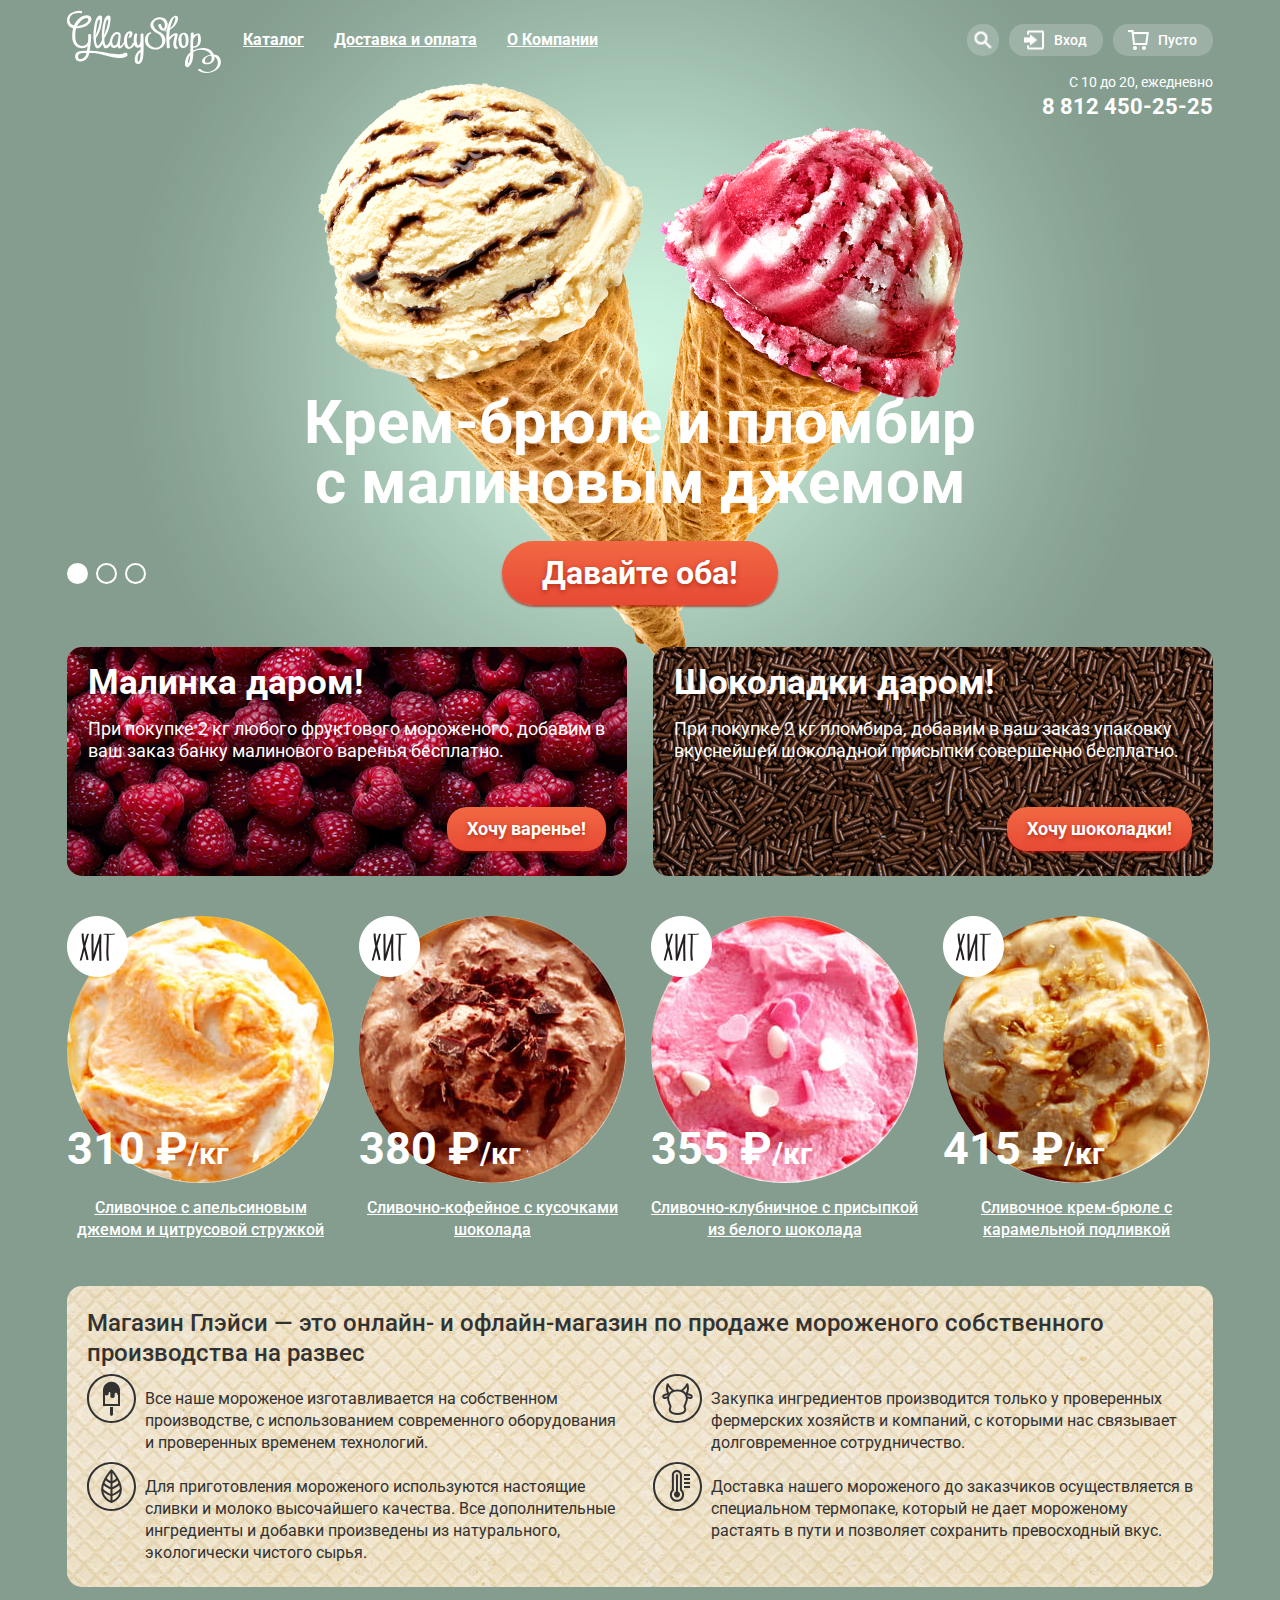
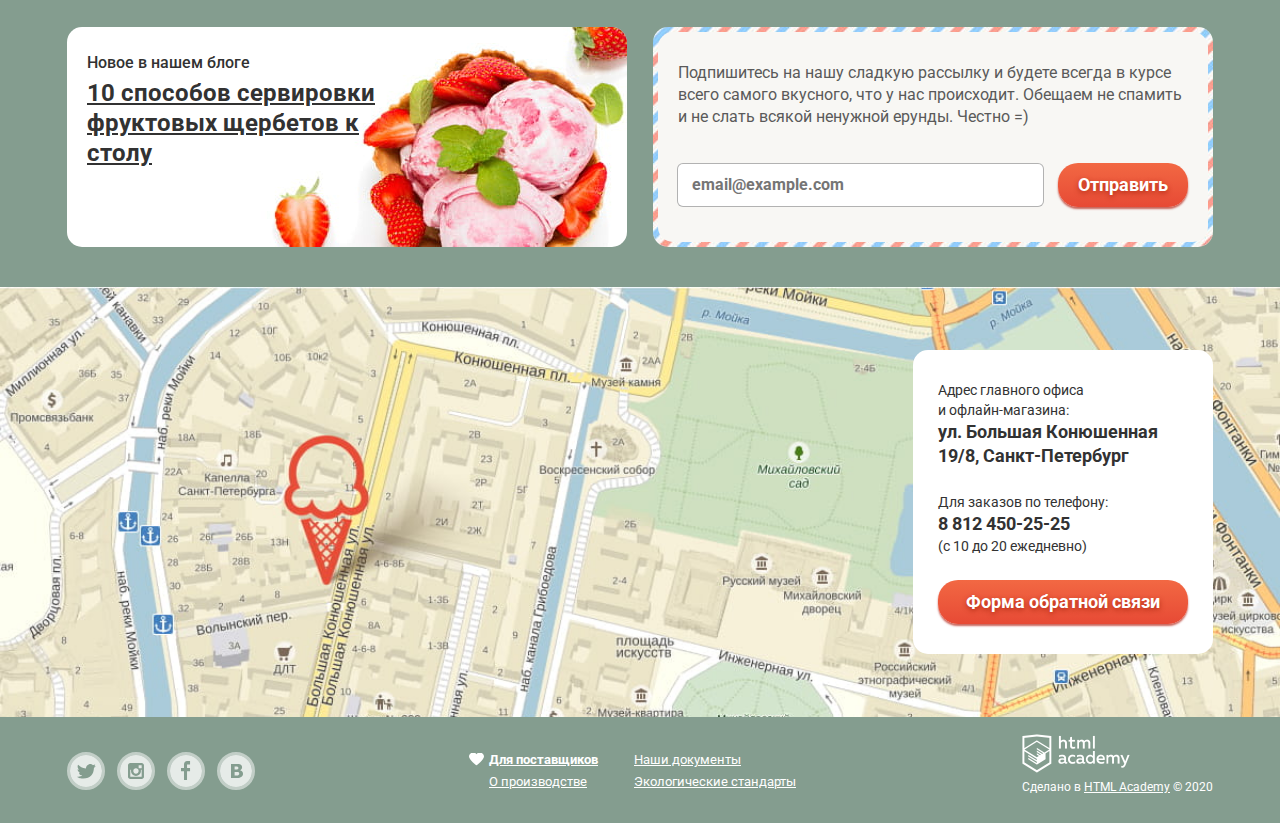
<file: index.html>
<!DOCTYPE html>
<html lang="ru">
  <head>
    <meta charset="utf-8">
    <title>HTML Academy: Глейси</title>
    <link href="https://fonts.googleapis.com/css?family=Roboto:400,500,700&display=swap&subset=cyrillic" rel="stylesheet">
    <link href="css/normalize.min.css" rel="stylesheet">
    <link href="css/style.min.css" rel="stylesheet">
  </head>
  <body>
    <input class="visually-hidden" id="product-1" type="radio" name="toggle" checked>
    <input class="visually-hidden" id="product-2" type="radio" name="toggle">
    <input class="visually-hidden" id="product-3" type="radio" name="toggle">
    <div class="site-wrapper">
      <header class="main-header">
        <div class="container">
          <div class="main-navigation-wrapper">
            <a class="main-header-logo">
              <img src="img/logo.svg" width="154" height="64" alt="Логотип интернет-магазина мороженого «Глейси»">
            </a>
            <nav class="main-nav">
              <ul class="site-nav">
                <li class="site-nav-item site-nav-catalog-item">
                  <ul class="modal modal-nav">
                    <li class="modal-nav-title"><a href="#">Новинки</a></li>
                    <li><a href="catalog.html">Сливочное</a></li>
                    <li><a href="#">Щербеты</a></li>
                    <li><a href="#">Фруктовый лед</a></li>
                    <li><a href="#">Мелорин</a></li>
                  </ul>

                  <a href="catalog.html">Каталог</a>
                </li>
                <li class="site-nav-item">
                  <a href="pay.html">Доставка и оплата</a>
                </li>
                <li class="site-nav-item">
                  <a href="about.html">О Компании</a>
                </li>
              </ul>
            </nav>
            <div class="main-search">
              <section class="modal modal-search">
                <h2 class="visually-hidden">Поиск</h2>
                <form class="search-form" action="https://echo.htmlacademy.ru" method="get">
                  <label class="visually-hidden" for="search-input">Что ищем?</label>
                  <input class="form-control" id="search-input" type="text" name="search" placeholder="Крем-брюле">
                </form>
              </section>

              <button class="button search-button" type="button">
                <span class="visually-hidden">Поиск</span>
              </button>
            </div>
            <ul class="user-nav">
              <li class="user-nav-item">
                <section class="modal modal-login">
                  <h2 class="visually-hidden">Личный кабинет</h2>
                  <form class="login-form" action="https://echo.htmlacademy.ru" method="post">
                    <p>
                      <label class="visually-hidden" for="user-login">Логин</label>
                      <input class="form-control" id="user-login" type="email" name="login" placeholder="email@example.com">
                    </p>
                    <p>
                      <label class="visually-hidden" for="user-password">Пароль</label>
                      <input class="form-control" id="user-password" type="password" name="password" placeholder="••••••••">
                    </p>
                    <div class="login-form-wrapper">
                      <p>
                        <a href="forgot-pass.html">Забыли пароль?</a>
                        <a href="registration.html">Новая регистрация</a>
                      </p>
                      <button class="button-form" type="submit">Войти</button>
                    </div>
                  </form>
                </section>

                <a class="button login-button" href="login.html">Вход</a>
              </li>
            </ul>
            <div class="main-basket">
              <a class="button basket-button" href="basket.html">Пусто</a>
            </div>
          </div>

          <section class="contacts">
            <h2 class="visually-hidden">Контакты</h2>
            <p class="contacts-text">
              <span>С 10 до 20, ежедневно</span>
              <a href="tel:88124502525">8 812 450-25-25</a>
            </p>
          </section>
        </div>
      </header>

      <main>
        <div class="container">
          <h1 class="visually-hidden">Интернет-магазин мороженого «Глейси»</h1>

          <section class="slider">
            <h2 class="visually-hidden">Слайдер</h2>

            <div class="slider-controls">
              <label for="product-1">Слайд 1</label>
              <label for="product-2">Слайд 2</label>
              <label for="product-3">Слайд 3</label>
            </div>
            <ul class="slider-list">
              <li class="slider-item slide" id="slide-1">
                <h3 class="slide-title">Крем-брюле и пломбир с малиновым джемом</h3>
                <a class="button slide-button" href="#">Давайте оба!</a>
              </li>
              <li class="slider-item slide" id="slide-2">
                <h3 class="slide-title">Шоколадный пломбир и лимонный сорбет</h3>
                <a class="button slide-button" href="#">Давайте оба!</a>
              </li>
              <li class="slider-item slide" id="slide-3">
                <h3 class="slide-title">Пломбир с помадкой и клубничный щербет</h3>
                <a class="button slide-button" href="#">Давайте оба!</a>
              </li>
            </ul>
          </section>

          <section class="special-offers">
            <h2 class="visually-hidden">Специальные предложения</h2>
            <ul class="index-columns">
              <li class="special-offer raspberries-offer">
                <h2 class="special-offer-title">Малинка даром!</h2>
                <p class="special-offer-text">При покупке 2 кг любого фруктового мороженого, добавим в ваш заказ банку малинового варенья бесплатно.</p>
                <a class="button" href="#">Хочу варенье!</a>
              </li>
              <li class="special-offer chocolate-offer">
                <h2 class="special-offer-title">Шоколадки даром!</h2>
                <p class="special-offer-text">При покупке 2 кг пломбира, добавим в ваш заказ упаковку вкуснейшей шоколадной присыпки совершенно бесплатно.</p>
                <a class="button" href="#">Хочу шоколадки!</a>
              </li>
            </ul>
          </section>

          <section class="bestsellers">
            <h2 class="visually-hidden">Хиты продаж</h2>
            <ul class="catalog-list">
              <li class="catalog-item">
                <a href="#">
                  <div class="flag-hit">хит</div>
                  <div class="catalog-item-image">
                    <img src="img/product-1.jpg" width="267" height="267" alt="">
                  </div>
                  <span class="catalog-item-price"><span>310 ₽</span>/кг</span>
                  <h3 class="catalog-item-title">Сливочное с апельсиновым джемом и цитрусовой стружкой</h3>
                </a>
                <div class="catalog-item-btn">
                  <button class="button quick-view-button" type="button">Быстрый просмотр</button>
                </div>
              </li>
              <li class="catalog-item">
                <a href="#">
                  <div class="flag-hit">хит</div>
                  <div class="catalog-item-image">
                    <img src="img/product-2.jpg" width="267" height="267" alt="">
                  </div>
                  <span class="catalog-item-price"><span>380 ₽</span>/кг</span>
                  <h3 class="catalog-item-title">Сливочно-кофейное с кусочками шоколада</h3>
                </a>
                <div class="catalog-item-btn">
                  <button class="button quick-view-button" type="button">Быстрый просмотр</button>
                </div>
              </li>
              <li class="catalog-item">
                <a href="#">
                  <div class="flag-hit">хит</div>
                  <div class="catalog-item-image">
                    <img src="img/product-3.jpg" width="267" height="267" alt="">
                  </div>
                  <span class="catalog-item-price"><span>355 ₽</span>/кг</span>
                  <h3 class="catalog-item-title">Сливочно-клубничное с присыпкой из белого шоколада</h3>
                </a>
                <div class="catalog-item-btn">
                  <button class="button quick-view-button" type="button">Быстрый просмотр</button>
                </div>
              </li>
              <li class="catalog-item">
                <a href="#">
                  <div class="flag-hit">хит</div>
                  <div class="catalog-item-image">
                    <img src="img/product-4.jpg" width="267" height="267" alt="">
                  </div>
                  <span class="catalog-item-price"><span>415 ₽</span>/кг</span>
                  <h3 class="catalog-item-title">Сливочное крем-брюле с карамельной подливкой</h3>
                </a>
                <div class="catalog-item-btn">
                  <button class="button quick-view-button" type="button">Быстрый просмотр</button>
                </div>
              </li>
            </ul>
          </section>

          <section class="features">
            <h2 class="visually-hidden">Преимущества</h2>
            <p class="features-text">Магазин Глэйси — это онлайн- и офлайн-магазин по продаже мороженого собственного производства на развес</p>
            <ul class="features-list">
              <li class="feature-item feature-ice-cream-item">Все наше мороженое изготавливается на собственном производстве, с использованием современного оборудования и проверенных временем технологий.</li>
              <li class="feature-item feature-cow-item">Закупка ингредиентов  производится только у проверенных фермерских хозяйств и компаний, с которыми нас связывает долговременное сотрудничество.</li>
              <li class="feature-item feature-leaf-item">Для приготовления мороженого используются настоящие сливки и молоко высочайшего качества. Все дополнительные ингредиенты и добавки произведены из натурального, экологически чистого сырья.</li>
              <li class="feature-item feature-thermometer-item">Доставка нашего мороженого до заказчиков осуществляется в специальном термопаке, который не дает мороженому растаять в пути и позволяет сохранить превосходный вкус.</li>
            </ul>
          </section>

          <div class="index-columns">
            <article class="blog-news">
              <h2 class="blog-news-title">Новое в нашем блоге</h2>
              <p class="blog-item">
                <a href="#">10 способов сервировки фруктовых щербетов к столу</a>
              </p>
            </article>

            <article class="subscription">
              <h2 class="visually-hidden">Подписка</h2>
              <div class="subscription-wrap">
                <p>Подпишитесь на нашу сладкую рассылку и будете всегда в курсе всего самого вкусного, что у нас происходит. Обещаем не спамить и не слать всякой ненужной ерунды. Честно =)</p>
                <form class="subscription-form" action="https://echo.htmlacademy.ru" method="post">
                  <p>
                    <label class="visually-hidden" for="subscription-email">Email</label>
                    <input class="form-control" id="subscription-email" type="email" name="email" placeholder="email@example.com">
                  </p>
                  <button class="button" type="submit">Отправить</button>
                </form>
              </div>
            </article>
          </div>
        </div>

        <section class="map">
          <h2 class="visually-hidden">Как до нас добраться</h2>
          <iframe src="https://www.google.com/maps/embed?pb=!1m18!1m12!1m3!1d1998.6036253002965!2d30.320858715898993!3d59.9387191690544!2m3!1f0!2f0!3f0!3m2!1i1024!2i768!4f13.1!3m3!1m2!1s0x4696310fca145cc1%3A0x42b32648d8238007!2z0JHQvtC70YzRiNCw0Y8g0JrQvtC90Y7RiNC10L3QvdCw0Y8g0YPQuy4sIDE5LzgsINCh0LDQvdC60YIt0J_QtdGC0LXRgNCx0YPRgNCzLCDQoNC-0YHRgdC40Y8sIDE5MTE4Ng!5e0!3m2!1sru!2sua!4v1583243143974!5m2!1sru!2sua" width="1200" height="430" style="border:0;" allowfullscreen=""></iframe>
          <img src="img/map.jpg" width="1200" height="430" alt="Карта офиса по адресу улица Большая Конюшенная, 19/8, Санкт-Петербург">
          <div class="container">
            <address class="map-address">
                <p class="map-text">
                  Адрес главного офиса<br>
                  и офлайн-магазина:<br>
                  <span class="map-contacts">ул. Большая Конюшенная 19/8, Санкт-Петербург</span>
                </p>

                <p class="map-text">
                  Для заказов по телефону:<br>
                  <a class="map-contacts" href="tel:88124502525">8 812 450-25-25</a><br>
                  (с 10 до 20 ежедневно)
                </p>

                <a class="button feedback-button" href="#">Форма обратной связи</a>
            </address>
          </div>
        </section>
      </main>

      <footer class="main-footer">
        <div class="container">
          <ul class="footer-social">
            <li>
              <a class="social-button" href="#">
                <span class="visually-hidden">Твиттер</span>
                <svg xmlns="http://www.w3.org/2000/svg" width="32" height="32"><path fill="#FFF" d="M16 0C7.164 0 0 7.164 0 16c0 8.837 7.164 16 16 16 8.837 0 16-7.163 16-16 0-8.836-7.163-16-16-16zm7.944 12.809c-.251 6.516-3.463 10.832-10.992 10.702h-.486c-.447 0-4.543-.443-5.344-1.823 2.479.19 4.247-.406 5.12-1.136-1.048-.289-2.923-.461-3.251-2.848.384.104.618.221 1.299.113-1.307-.824-2.758-1.519-2.679-3.643.311.317 1.164.518 1.46.457-.768-.233-2.149-3.244-.974-4.781 1.984 1.79 4.075 3.482 7.804 3.643.227-2.214 1.24-3.699 3.168-4.325 1.84-.479 3.255.26 3.901 1.138.737-.224 1.453-.466 2.193-.685-.004.833-.569 1.463-.935 1.709.747.165 1.423-.475 1.423-.475-.184.963-1.094 1.725-1.707 1.954z"/></svg>
              </a>
            </li>
            <li>
              <a class="social-button" href="#">
                <span class="visually-hidden">Инстаграм</span>
                <svg xmlns="http://www.w3.org/2000/svg" width="32" height="32"><g fill="#FFF"><path d="M20.916 16c0 2.728-2.211 4.938-4.938 4.938s-4.939-2.21-4.939-4.938c0-.394.051-.773.138-1.14h-.897v6.838h11.396V14.86h-.897c.086.367.137.746.137 1.14z"/><path d="M15.978 18.659c1.466 0 2.659-1.193 2.659-2.659s-1.193-2.659-2.659-2.659c-1.466 0-2.659 1.193-2.659 2.659s1.192 2.659 2.659 2.659zM18.637 10.302h3.039v3.039h-3.039z"/><path d="M16 0C7.164 0 0 7.164 0 16c0 8.837 7.164 16 16 16 8.837 0 16-7.163 16-16 0-8.836-7.163-16-16-16zm7.955 21.698c0 1.254-1.025 2.279-2.279 2.279H10.279C9.026 23.978 8 22.952 8 21.698V10.302c0-1.253 1.026-2.279 2.279-2.279h11.396c1.254 0 2.279 1.026 2.279 2.279v11.396z"/></g></svg>
              </a>
            </li>
            <li>
              <a class="social-button" href="#">
                <span class="visually-hidden">Фейсбук</span>
                <svg xmlns="http://www.w3.org/2000/svg" width="32" height="32"><path fill="#FFF" d="M16 0C7.164 0 0 7.163 0 16s7.164 16 16 16c8.837 0 16-7.164 16-16S24.837 0 16 0zm4.062 9.455h-3.021v3.444h3.021v3.445h-3.021v8.61H14.02v-8.61H11v-3.445h3.021V9.455c0-1.902 1.353-3.445 3.021-3.445h3.021v3.445z"/></svg>
              </a>
            </li>
            <li>
              <a class="social-button" href="#">
                <span class="visually-hidden">Вконтакте</span>
                <svg xmlns="http://www.w3.org/2000/svg" width="32" height="32"><g fill="#FFF"><path d="M16.637 14.495c.402-.019.719-.082.951-.188.326-.145.54-.33.641-.559.101-.229.15-.496.15-.797 0-.232-.058-.465-.174-.697-.116-.232-.322-.405-.617-.517-.264-.1-.592-.155-.984-.165-.392-.009-.943-.014-1.652-.014h-.339v2.965h.565c.571 0 1.057-.009 1.459-.028zM18.118 17.084c-.282-.081-.672-.125-1.166-.132-.494-.006-1.012-.009-1.55-.009h-.79v3.493h.264c1.014 0 1.74-.003 2.18-.009.438-.007.843-.088 1.212-.245.377-.157.633-.364.774-.625s.214-.562.214-.9c0-.446-.088-.788-.261-1.03-.17-.241-.464-.423-.877-.543z"/><path d="M16 0C7.164 0 0 7.164 0 16c0 8.837 7.164 16 16 16 8.837 0 16-7.163 16-16 0-8.836-7.163-16-16-16zm6.602 20.531c-.273.533-.646.976-1.124 1.327-.552.415-1.161.71-1.823.886s-1.501.264-2.519.264h-6.121V8.987h5.443c1.13 0 1.957.038 2.48.113.524.076 1.045.242 1.561.5.533.27.929.632 1.189 1.087.26.455.392.975.392 1.558 0 .678-.179 1.278-.536 1.795-.358.518-.863.92-1.517 1.208v.075c.917.182 1.642.559 2.179 1.13.537.571.807 1.325.807 2.261 0 .678-.138 1.283-.411 1.817z"/></g></svg>
              </a>
            </li>
          </ul>
          <ul class="footer-about">
            <li><a class="suppliers-link" href="#">Для поставщиков</a></li>
            <li><a href="#">Наши документы</a></li>
            <li><a href="#">О производстве</a></li>
            <li><a href="#">Экологические стандарты</a></li>
          </ul>
          <p class="footer-copyright">
            <a href="https://htmlacademy.ru/intensive/htmlcss">
              <img src="img/html-academy-logo.png" width="108" height="39" alt="Логотип HTML Academy">
            </a><br>
            Сделано в <a href="https://htmlacademy.ru/intensive/htmlcss">HTML Academy</a> © 2020
          </p>
        </div>
      </footer>
    </div>

    <div class="modal-overlay"></div>
    <section class="modal modal-feedback">
      <h2 class="modal-title">Мы обязательно вам ответим!</h2>
      <form class="feedback-form" action="https://echo.htmlacademy.ru" method="post">
        <p>
          <label class="visually-hidden" for="feedback-name">Имя Фамилия</label>
          <input class="form-control" id="feedback-name" type="text" name="name" placeholder="Вася Пензенский">
        </p>
        <p>
          <label class="visually-hidden" for="feedback-email">Email</label>
          <input class="form-control" id="feedback-email" type="email" name="email" placeholder="email@example.com">
        </p>
        <p>
          <label class="visually-hidden" for="feedback-description">Описание</label>
          <textarea class="form-control" id="feedback-description" name="description" rows="5" placeholder="В свободной форме"></textarea>
        </p>
        <p>
          <button class="button" type="submit">Отправить</button>
        </p>
      </form>
      <button class="modal-close" type="button">
        <span class="visually-hidden">Закрыть</span>
      </button>
    </section>

    <script src="js/scripts.min.js"></script>
  </body>
</html>
</file>
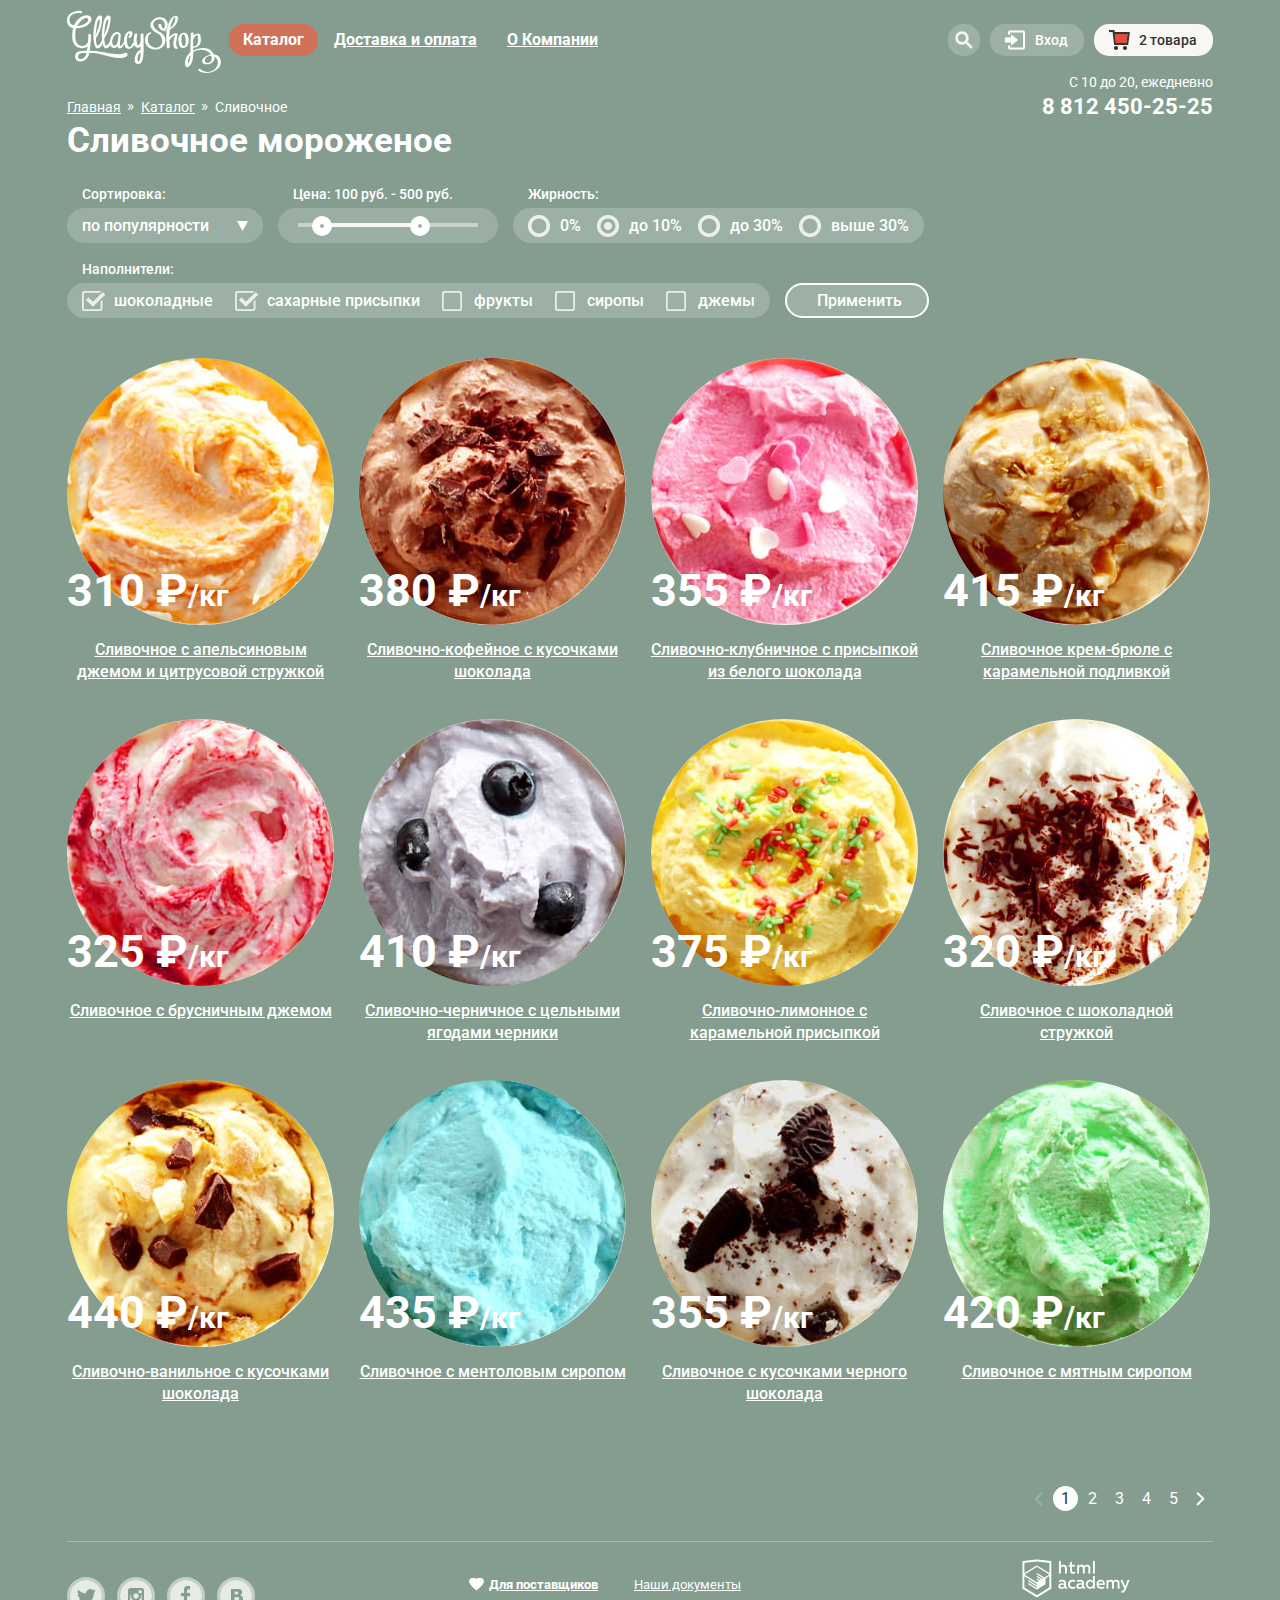
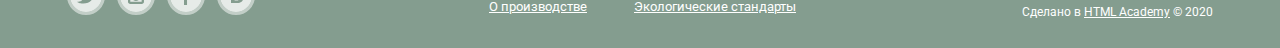
<file: catalog.html>
<!DOCTYPE html>
<html lang="ru">
  <head>
    <meta charset="utf-8">
    <title>HTML Academy: Глейси - Каталог</title>
    <link href="https://fonts.googleapis.com/css?family=Roboto:400,500,700&display=swap&subset=cyrillic" rel="stylesheet">
    <link href="css/normalize.min.css" rel="stylesheet">
    <link href="css/style.min.css" rel="stylesheet">
  </head>
  <body class="inner-page">
    <header class="main-header">
      <div class="container">
        <div class="main-navigation-wrapper">
          <a class="main-header-logo" href="index.html">
            <img src="img/logo.svg" width="154" height="64" alt="Логотип интернет-магазина мороженого «Глейси»">
          </a>
          <nav class="main-nav">
            <ul class="site-nav">
              <li class="site-nav-item site-nav-catalog-item active"><a href="catalog.html">Каталог</a>
                <ul class="modal modal-nav">
                  <li class="modal-nav-title"><a href="#">Новинки</a></li>
                  <li><a class="active" href="catalog.html">Сливочное</a></li>
                  <li><a href="#">Щербеты</a></li>
                  <li><a href="#">Фруктовый лед</a></li>
                  <li><a href="#">Мелорин</a></li>
                </ul>
              </li>
              <li class="site-nav-item"><a href="pay.html">Доставка и оплата</a></li>
              <li class="site-nav-item"><a href="about.html">О Компании</a></li>
            </ul>
          </nav>
          <div class="main-search">
            <section class="modal modal-search">
              <h2 class="visually-hidden">Поиск</h2>
              <form class="search-form" action="https://echo.htmlacademy.ru" method="get">
                <label class="visually-hidden" for="search-input">Что ищем?</label>
                <input class="form-control" id="search-input" type="text" name="search" placeholder="Крем-брюле">
              </form>
            </section>

            <button class="button search-button" type="button">
              <span class="visually-hidden">Поиск</span>
            </button>
          </div>
          <ul class="user-nav">
            <li class="user-nav-item">
              <section class="modal modal-login">
                <h2 class="visually-hidden">Личный кабинет</h2>
                <form class="login-form" action="https://echo.htmlacademy.ru" method="post">
                  <p>
                    <label class="visually-hidden" for="user-login">Логин</label>
                    <input class="form-control" id="user-login" type="email" name="login" placeholder="email@example.com">
                  </p>
                  <p>
                    <label class="visually-hidden" for="user-password">Пароль</label>
                    <input class="form-control" id="user-password" type="password" name="password" placeholder="••••••••">
                  </p>
                  <div class="login-form-wrapper">
                    <p>
                      <a href="forgot-pass.html">Забыли пароль?</a>
                      <a href="registration.html">Новая регистрация</a>
                    </p>
                    <button class="button-form" type="submit">Войти</button>
                  </div>
                </form>
              </section>

              <a class="button login-button" href="login.html">Вход</a>
            </li>
          </ul>
          <div class="main-basket">
            <section class="modal modal-basket">
              <h2 class="visually-hidden">Корзина</h2>
              <table class="modal-basket-table">
                <col class="column-1">
                <col class="column-2">
                <col class="column-3">
                <col class="column-4">
                <col class="column-5">
                <tr class="basket-item">
                  <td><button class="basket-item-delete" type="button"><span class="visually-hidden">Удалить</span></button></td>
                  <td>
                    <div class="basket-item-image">
                      <img src="img/product-small-1.jpg" width="33" height="33" alt="Пломбир с апельсиновым джемом">
                    </div>
                  </td>
                  <td>Пломбир с апельсиновым джемом</td>
                  <td>1,5 кг х <span class="price-per-kilogram">200 руб.</span></td>
                  <td>300 руб.</td>
                </tr>
                <tr class="basket-item">
                  <td><button class="basket-item-delete" type="button"><span class="visually-hidden">Удалить</span></button></td>
                  <td>
                    <div class="basket-item-image">
                      <img src="img/product-small-2.jpg" width="33" height="33" alt="Клубничный пломбир с присыпкой из белого шоколада">
                    </div>
                  </td>
                  <td>Клубничный пломбир с присыпкой из белого шоколада</td>
                  <td>1,5 кг х <span class="price-per-kilogram">300 руб.</span></td>
                  <td>450 руб.</td>
                </tr>
                <tr>
                  <td class="basket-total" colspan="5">Итого: <span>750</span>руб.</td>
                </tr>
              </table>
              <p class="basket-button-wrapper"><a class="button-form" href="#">Оформить заказ</a></p>
            </section>

            <a class="button basket-button active" href="basket.html">2 товара</a>
          </div>
        </div>

        <section class="contacts">
          <h2 class="visually-hidden">Контакты</h2>
          <p class="contacts-text">
            <span>С 10 до 20, ежедневно</span>
            <a href="88124502525">8 812 450-25-25</a>
          </p>
        </section>
      </div>
    </header>

    <main class="container">
      <ul class="breadcrumbs">
        <li><a href="index.html">Главная</a></li>
        <li><a href="catalog.html">Каталог</a></li>
        <li class="breadcrumbs-current">Сливочное</li>
      </ul>

      <h1 class="page-title">Сливочное мороженое</h1>

      <section class="filters">
        <h2 class="visually-hidden">Фильтр товаров</h2>
        <form class="filter" action="https://echo.htmlacademy.ru" method="get">
          <p class="filter-item sorting-filter">
            <label>
              <span class="filter-title">Сортировка:</span>
              <select name="sorting">
                <option value="popular">по популярности</option>
                <option value="inexpensive">сначала недорогие</option>
                <option value="expensive">сначала дорогие</option>
                <option value="fat">по жирности</option>
              </select>
            </label>
          </p>
          <fieldset class="filter-item price-filter">
            <legend class="filter-title">
              Цена:
              <span class="price-controls">
                <label class="min-price">
                  <input class="form-control" type="text" value="100" name="min-price" maxlength="3"> руб.
                </label>
                -
                <label class="max-price">
                  <input class="form-control" type="text" value="500" name="max-price" maxlength="3"> руб.
                </label>
              </span>
            </legend>

            <div class="range-controls">
              <div class="scale">
                <div class="bar" style="margin-left: 11%; width: 60%"></div>
              </div>
              <div class="toggle toggle-min"></div>
              <div class="toggle toggle-max"></div>
            </div>
          </fieldset>
          <fieldset class="filter-item fat-filter">
            <legend class="filter-title">Жирность:</legend>
            <ul>
              <li class="filter-option">
                <input class="visually-hidden filter-input-radio" id="filter-fat-0" type="radio" name="product-group" value="0">
                <label for="filter-fat-0">0%</label>
              </li>
              <li class="filter-option">
                <input class="visually-hidden filter-input-radio" id="filter-fat-10" type="radio" name="product-group" value="10" checked>
                <label for="filter-fat-10">до 10%</label>
              </li>
              <li class="filter-option">
                <input class="visually-hidden filter-input-radio" id="filter-fat-30" type="radio" name="product-group" value="30">
                <label for="filter-fat-30">до 30%</label>
              </li>
              <li class="filter-option">
                <input class="visually-hidden filter-input-radio" id="filter-fat-more-30" type="radio" name="product-group" value="30+">
                <label for="filter-fat-more-30">выше 30%</label>
              </li>
            </ul>
          </fieldset>
          <fieldset class="filter-item fillers-filter">
            <legend class="filter-title">Наполнители:</legend>
            <ul>
              <li class="filter-option">
                <input class="visually-hidden filter-input-checkbox" id="filter-fillers-chocolate" type="checkbox" name="chocolate" checked>
                <label for="filter-fillers-chocolate">шоколадные</label>
              </li>
              <li class="filter-option">
                <input class="visually-hidden filter-input-checkbox" id="filter-fillers-sugar-powders" type="checkbox" name="sugar-powders" checked>
                <label for="filter-fillers-sugar-powders">сахарные присыпки</label>
              </li>
              <li class="filter-option">
                <input class="visually-hidden filter-input-checkbox" id="filter-fillers-fruit" type="checkbox" name="fruit">
                <label for="filter-fillers-fruit">фрукты</label>
              </li>
              <li class="filter-option">
                <input class="visually-hidden filter-input-checkbox" id="filter-fillers-syrups" type="checkbox" name="syrups">
                <label for="filter-fillers-syrups">сиропы</label>
              </li>
              <li class="filter-option">
                <input class="visually-hidden filter-input-checkbox" id="filter-fillers-jams" type="checkbox" name="jams">
                <label for="filter-fillers-jams">джемы</label>
              </li>
            </ul>
          </fieldset>
          <button class="filter-item filter-button" type="submit">Применить</button>
        </form>
      </section>

      <section class="cream-ice-list">
        <h2 class="visually-hidden">Список сливочного мороженого</h2>
        <ul class="catalog-list">
          <li class="catalog-item">
            <a href="#">
              <div class="catalog-item-image">
                <img src="img/product-1.jpg" width="267" height="267" alt="">
              </div>
              <span class="catalog-item-price"><span>310 ₽</span>/кг</span>
              <h3 class="catalog-item-title">Сливочное с апельсиновым джемом и цитрусовой стружкой</h3>
            </a>
            <div class="catalog-item-btn">
              <button class="button quick-view-button" type="button">Быстрый просмотр</button>
            </div>
          </li>
          <li class="catalog-item">
            <a href="#">
              <div class="catalog-item-image">
                <img src="img/product-2.jpg" width="267" height="267" alt="">
              </div>
              <span class="catalog-item-price"><span>380 ₽</span>/кг</span>
              <h3 class="catalog-item-title">Сливочно-кофейное с кусочками шоколада</h3>
            </a>
            <div class="catalog-item-btn">
              <button class="button quick-view-button" type="button">Быстрый просмотр</button>
            </div>
          </li>
          <li class="catalog-item">
            <a href="#">
              <div class="catalog-item-image">
                <img src="img/product-3.jpg" width="267" height="267" alt="">
              </div>
              <span class="catalog-item-price"><span>355 ₽</span>/кг</span>
              <h3 class="catalog-item-title">Сливочно-клубничное с присыпкой из белого шоколада</h3>
            </a>
            <div class="catalog-item-btn">
              <button class="button quick-view-button" type="button">Быстрый просмотр</button>
            </div>
          </li>
          <li class="catalog-item">
            <a href="#">
              <div class="catalog-item-image">
                <img src="img/product-4.jpg" width="267" height="267" alt="">
              </div>
              <span class="catalog-item-price"><span>415 ₽</span>/кг</span>
              <h3 class="catalog-item-title">Сливочное крем-брюле с карамельной подливкой</h3>
            </a>
            <div class="catalog-item-btn">
              <button class="button quick-view-button" type="button">Быстрый просмотр</button>
            </div>
          </li>
          <li class="catalog-item">
            <a href="#">
              <div class="catalog-item-image">
                <img src="img/product-5.jpg" width="267" height="267" alt="">
              </div>
              <span class="catalog-item-price"><span>325 ₽</span>/кг</span>
              <h3 class="catalog-item-title">Сливочное с брусничным джемом</h3>
            </a>
            <div class="catalog-item-btn">
              <button class="button quick-view-button" type="button">Быстрый просмотр</button>
            </div>
          </li>
          <li class="catalog-item">
            <a href="#">
              <div class="catalog-item-image">
                <img src="img/product-6.jpg" width="267" height="267" alt="">
              </div>
              <span class="catalog-item-price"><span>410 ₽</span>/кг</span>
              <h3 class="catalog-item-title">Сливочно-черничное с цельными ягодами черники</h3>
            </a>
            <div class="catalog-item-btn">
              <button class="button quick-view-button" type="button">Быстрый просмотр</button>
            </div>
          </li>
          <li class="catalog-item">
            <a href="#">
              <div class="catalog-item-image">
                <img src="img/product-7.jpg" width="267" height="267" alt="">
              </div>
              <span class="catalog-item-price"><span>375 ₽</span>/кг</span>
              <h3 class="catalog-item-title">Сливочно-лимонное с карамельной присыпкой</h3>
            </a>
            <div class="catalog-item-btn">
              <button class="button quick-view-button" type="button">Быстрый просмотр</button>
            </div>
          </li>
          <li class="catalog-item">
            <a href="#">
              <div class="catalog-item-image">
                <img src="img/product-8.jpg" width="267" height="267" alt="">
              </div>
              <span class="catalog-item-price"><span>320 ₽</span>/кг</span>
              <h3 class="catalog-item-title">Сливочное с шоколадной стружкой</h3>
            </a>
            <div class="catalog-item-btn">
              <button class="button quick-view-button" type="button">Быстрый просмотр</button>
            </div>
          </li>
          <li class="catalog-item">
            <a href="#">
              <div class="catalog-item-image">
                <img src="img/product-9.jpg" width="267" height="267" alt="">
              </div>
              <span class="catalog-item-price"><span>440 ₽</span>/кг</span>
              <h3 class="catalog-item-title">Сливочно-ванильное с кусочками шоколада</h3>
            </a>
            <div class="catalog-item-btn">
              <button class="button quick-view-button" type="button">Быстрый просмотр</button>
            </div>
          </li>
          <li class="catalog-item">
            <a href="#">
              <div class="catalog-item-image">
                <img src="img/product-10.jpg" width="267" height="267" alt="">
              </div>
              <span class="catalog-item-price"><span>435 ₽</span>/кг</span>
              <h3 class="catalog-item-title">Сливочноe с ментоловым сиропом</h3>
            </a>
            <div class="catalog-item-btn">
              <button class="button quick-view-button" type="button">Быстрый просмотр</button>
            </div>
          </li>
          <li class="catalog-item">
            <a href="#">
              <div class="catalog-item-image">
                <img src="img/product-11.jpg" width="267" height="267" alt="">
              </div>
              <span class="catalog-item-price"><span>355 ₽</span>/кг</span>
              <h3 class="catalog-item-title">Сливочное с кусочками черного шоколада</h3>
            </a>
            <div class="catalog-item-btn">
              <button class="button quick-view-button" type="button">Быстрый просмотр</button>
            </div>
          </li>
          <li class="catalog-item">
            <a href="#">
              <div class="catalog-item-image">
                <img src="img/product-12.jpg" width="267" height="267" alt="">
              </div>
              <span class="catalog-item-price"><span>420 ₽</span>/кг</span>
              <h3 class="catalog-item-title">Сливочное с мятным сиропом</h3>
            </a>
            <div class="catalog-item-btn">
              <button class="button quick-view-button" type="button">Быстрый просмотр</button>
            </div>
          </li>
        </ul>
        <ol class="pagination-list">
          <li class="pagination-item pagination-item-prev pagination-item-disabled">
            <a>
              <span class="visually-hidden">Предыдущая страница</span>
              <svg width="9" height="14" viewBox="0 0 9 14" fill="none" xmlns="http://www.w3.org/2000/svg">
              <path fill-rule="evenodd" clip-rule="evenodd" d="M8.61099 1.68954L3.16405 7.13629L8.60437 12.5766L7.19007 13.991L0.333035 7.13363L1.74715 5.71955L7.19669 0.27528L8.61099 1.68954Z" fill="white"/>
              </svg>
            </a>
          </li>
          <li class="pagination-item pagination-item-current"><a>1</a></li>
          <li class="pagination-item"><a href="#">2</a></li>
          <li class="pagination-item"><a href="#">3</a></li>
          <li class="pagination-item"><a href="#">4</a></li>
          <li class="pagination-item"><a href="#">5</a></li>
          <li class="pagination-item pagination-item-next">
            <a href="#">
              <span class="visually-hidden">Следующая страница</span>
              <svg width="9" height="14" viewBox="0 0 9 14" fill="none" xmlns="http://www.w3.org/2000/svg">
              <path fill-rule="evenodd" clip-rule="evenodd" d="M0.389014 12.3105L5.83595 6.86371L0.395625 1.42342L1.80993 0.0089922L8.66697 6.86637L7.25285 8.28045L1.80331 13.7247L0.389014 12.3105Z" fill="white"/>
              </svg>
            </a>
          </li>
        </ol>
      </section>
    </main>

    <footer class="main-footer inner-page-footer">
      <div class="container">
        <ul class="footer-social">
          <li>
            <a class="social-button" href="#">
              <span class="visually-hidden">Твиттер</span>
              <svg xmlns="http://www.w3.org/2000/svg" width="32" height="32"><path fill="#FFF" d="M16 0C7.164 0 0 7.164 0 16c0 8.837 7.164 16 16 16 8.837 0 16-7.163 16-16 0-8.836-7.163-16-16-16zm7.944 12.809c-.251 6.516-3.463 10.832-10.992 10.702h-.486c-.447 0-4.543-.443-5.344-1.823 2.479.19 4.247-.406 5.12-1.136-1.048-.289-2.923-.461-3.251-2.848.384.104.618.221 1.299.113-1.307-.824-2.758-1.519-2.679-3.643.311.317 1.164.518 1.46.457-.768-.233-2.149-3.244-.974-4.781 1.984 1.79 4.075 3.482 7.804 3.643.227-2.214 1.24-3.699 3.168-4.325 1.84-.479 3.255.26 3.901 1.138.737-.224 1.453-.466 2.193-.685-.004.833-.569 1.463-.935 1.709.747.165 1.423-.475 1.423-.475-.184.963-1.094 1.725-1.707 1.954z"/></svg>
            </a>
          </li>
          <li>
            <a class="social-button" href="#">
              <span class="visually-hidden">Инстаграм</span>
              <svg xmlns="http://www.w3.org/2000/svg" width="32" height="32"><g fill="#FFF"><path d="M20.916 16c0 2.728-2.211 4.938-4.938 4.938s-4.939-2.21-4.939-4.938c0-.394.051-.773.138-1.14h-.897v6.838h11.396V14.86h-.897c.086.367.137.746.137 1.14z"/><path d="M15.978 18.659c1.466 0 2.659-1.193 2.659-2.659s-1.193-2.659-2.659-2.659c-1.466 0-2.659 1.193-2.659 2.659s1.192 2.659 2.659 2.659zM18.637 10.302h3.039v3.039h-3.039z"/><path d="M16 0C7.164 0 0 7.164 0 16c0 8.837 7.164 16 16 16 8.837 0 16-7.163 16-16 0-8.836-7.163-16-16-16zm7.955 21.698c0 1.254-1.025 2.279-2.279 2.279H10.279C9.026 23.978 8 22.952 8 21.698V10.302c0-1.253 1.026-2.279 2.279-2.279h11.396c1.254 0 2.279 1.026 2.279 2.279v11.396z"/></g></svg>
            </a>
          </li>
          <li>
            <a class="social-button" href="#">
              <span class="visually-hidden">Фейсбук</span>
              <svg xmlns="http://www.w3.org/2000/svg" width="32" height="32"><path fill="#FFF" d="M16 0C7.164 0 0 7.163 0 16s7.164 16 16 16c8.837 0 16-7.164 16-16S24.837 0 16 0zm4.062 9.455h-3.021v3.444h3.021v3.445h-3.021v8.61H14.02v-8.61H11v-3.445h3.021V9.455c0-1.902 1.353-3.445 3.021-3.445h3.021v3.445z"/></svg>
            </a>
          </li>
          <li>
            <a class="social-button" href="#">
              <span class="visually-hidden">Вконтакте</span>
              <svg xmlns="http://www.w3.org/2000/svg" width="32" height="32"><g fill="#FFF"><path d="M16.637 14.495c.402-.019.719-.082.951-.188.326-.145.54-.33.641-.559.101-.229.15-.496.15-.797 0-.232-.058-.465-.174-.697-.116-.232-.322-.405-.617-.517-.264-.1-.592-.155-.984-.165-.392-.009-.943-.014-1.652-.014h-.339v2.965h.565c.571 0 1.057-.009 1.459-.028zM18.118 17.084c-.282-.081-.672-.125-1.166-.132-.494-.006-1.012-.009-1.55-.009h-.79v3.493h.264c1.014 0 1.74-.003 2.18-.009.438-.007.843-.088 1.212-.245.377-.157.633-.364.774-.625s.214-.562.214-.9c0-.446-.088-.788-.261-1.03-.17-.241-.464-.423-.877-.543z"/><path d="M16 0C7.164 0 0 7.164 0 16c0 8.837 7.164 16 16 16 8.837 0 16-7.163 16-16 0-8.836-7.163-16-16-16zm6.602 20.531c-.273.533-.646.976-1.124 1.327-.552.415-1.161.71-1.823.886s-1.501.264-2.519.264h-6.121V8.987h5.443c1.13 0 1.957.038 2.48.113.524.076 1.045.242 1.561.5.533.27.929.632 1.189 1.087.26.455.392.975.392 1.558 0 .678-.179 1.278-.536 1.795-.358.518-.863.92-1.517 1.208v.075c.917.182 1.642.559 2.179 1.13.537.571.807 1.325.807 2.261 0 .678-.138 1.283-.411 1.817z"/></g></svg>
            </a>
          </li>
        </ul>
        <ul class="footer-about">
          <li><a class="suppliers-link" href="#">Для поставщиков</a></li>
          <li><a href="#">Наши документы</a></li>
          <li><a href="#">О производстве</a></li>
          <li><a href="#">Экологические стандарты</a></li>
        </ul>
        <p class="footer-copyright">
          <a href="https://htmlacademy.ru/intensive/htmlcss">
            <img src="img/html-academy-logo.png" width="108" height="39" alt="Логотип HTML Academy">
          </a><br>
          Сделано в <a href="https://htmlacademy.ru/intensive/htmlcss">HTML Academy</a> © 2020
        </p>
      </div>
    </footer>
  </body>
</html>
</file>
<file: css/style.min.css>
body{min-width:1200px;margin:0;padding:0;font-weight:400;font-size:16px;line-height:22px;font-family:Roboto,Arial,sans-serif;color:#fff;background-color:#849d8f}.container{width:1146px;margin:0 auto;padding:0 27px}.inner-page main.container{margin-top:-20px}.visually-hidden{position:absolute;width:1px;height:1px;margin:-1px;padding:0;overflow:hidden;border:0;clip:rect(0 0 0 0)}img{max-width:100%;height:auto}a{font:inherit;color:#fff;transition:.3s}a:focus,a:hover{color:#ffbc9e}.form-control{box-sizing:border-box;width:100%;padding:9px 14px;font-weight:700;font-size:16px;line-height:24px;color:#323232;border:none;border-radius:5px;box-shadow:0 0 0 1px #b2b2b2;transition:.3s}.form-control:hover{box-shadow:0 0 0 2px #9a9a9a}.form-control:focus{outline:0;box-shadow:0 0 0 2px #2e88e4}.button,.button-form{display:inline-block;padding:10px 20px;font:inherit;font-weight:700;font-size:18px;line-height:24px;vertical-align:middle;text-align:center;color:#fff;text-decoration:none;white-space:nowrap;text-shadow:0 2px 5px rgba(160,32,11,.76);background:#f26843;background:linear-gradient(to bottom,#f26843 0,#e74a35 100%);border:none;border-radius:20px;box-shadow:0 2px 2px rgba(172,16,0,.64);cursor:pointer;transition:.3s}.button-form:focus,.button-form:hover,.button:focus,.button:hover{color:#fff;background:linear-gradient(to bottom,#f58669 0,#ec6f5e 100%);outline:0;box-shadow:0 2px 2px #ac1000}.button-form:active,.button:active{color:#fceeec;background:linear-gradient(to bottom,#d84732 0,#e1613e 100%);outline:0;box-shadow:inset 0 2px 2px #ac1000}.modal a{color:#323232}.modal a:active,.modal a:focus,.modal a:hover{color:#e84d37}.main-navigation-wrapper{display:flex;align-items:center;padding-top:10px}.main-header-logo{width:154px;height:64px;margin-right:8px}.main-nav{font-weight:700;font-size:16px;line-height:18px}.main-header ul{margin:0;padding:0;list-style:none}.main-header a{vertical-align:middle}.site-nav{display:flex;flex-wrap:wrap;width:485px}.site-nav .site-nav-item{position:relative;padding-bottom:5px}.site-nav-item>a{display:block;margin-right:2px;padding:7px 14px}.modal-nav:hover+a,.site-nav-item>a:active,.site-nav-item>a:focus,.site-nav-item>a:hover{color:#323232;text-decoration:none;background-color:#f7f6f3;border-radius:15px}.site-nav-item>a:active,.site-nav-item>a:focus{background-color:#ededed;box-shadow:inset 0 2px 1px 0 #696969}.site-nav-item.active>a,.site-nav-item.active>a:active,.site-nav-item.active>a:focus{color:#fff;text-decoration:none;background-color:#d07058;border-radius:15px;box-shadow:none}.site-nav .modal-nav{position:absolute;top:100%;left:-5px;z-index:5;box-sizing:border-box;min-width:145px;padding:10px}.site-nav-catalog-item{transition:.3s}.site-nav-catalog-item:hover .modal-nav{display:block}.modal-nav li{margin-right:-10px;margin-left:-10px}.modal-nav a{display:block;font:inherit;font-weight:400;font-size:14px;line-height:16px;color:#323232;text-decoration:none;white-space:nowrap;transition:.3s;padding:6px 10px 6px 20px}.modal-nav a:hover{color:#323232;background-color:#fbded7}.modal-nav a:active,.modal-nav a:focus{color:#323232;background-color:#f6b5a5;outline:0}.modal-nav .modal-nav-title{margin:0;border-bottom:1px solid #d1d0ce}.modal-nav-title a{padding-right:0;padding-bottom:8px;padding-left:10px;font-weight:700}.modal-nav-title a:active,.modal-nav-title a:focus,.modal-nav-title a:hover{color:#e84d37;background-color:transparent}.modal-nav .active,.modal-nav .active:active,.modal-nav .active:focus,.modal-nav .active:hover{color:#fff;background-color:#d07058}.main-header .button{position:relative;font-weight:500;font-size:14px;line-height:16px;color:#fff;text-decoration:none;text-shadow:none;background-color:rgba(255,255,255,.2);background-image:none;border:none;border-radius:15px;box-shadow:none;padding:8px 16px 8px 45px}.basket-button.active,.main-header .button:focus,.main-header .button:hover,.modal-basket:hover+.button,.modal-login:hover+.button,.modal-search:hover+.button{color:#323232;background-color:#f8f7f4}.main-header .button::before{content:"";position:absolute;top:50%;left:15px;background-image:url(../img/sprite-icon.png);background-repeat:no-repeat;-webkit-transform:translateY(-50%);transform:translateY(-50%)}.main-header .search-button{width:32px;height:32px;padding:0;cursor:pointer}.main-header .search-button::before{left:50%;width:17px;height:17px;background-position:-5px -35px;-webkit-transform:translate(-50%,-50%);transform:translate(-50%,-50%)}.main-header .search-button:focus::before,.main-header .search-button:hover::before,.modal-basket:hover+.search-button::before,.modal-login:hover+.search-button::before,.modal-search:hover+.search-button::before{background-position:-32px -35px}.login-button::before{width:21px;height:19px;background-position:-67px -5px}.login-button:focus::before,.login-button:hover::before,.modal-basket:hover+.login-button::before,.modal-login:hover+.login-button::before,.modal-search:hover+.login-button::before{background-position:-67px -34px}.basket-button::before{width:21px;height:20px;background-position:-5px -5px}.basket-button.active::before,.basket-button:focus::before,.basket-button:hover::before,.modal-basket:hover+.basket-button::before,.modal-login:hover+.basket-button::before,.modal-search:hover+.basket-button::before{background-position:-36px -5px}.contacts-text{margin:0;font-size:14px;line-height:16px;text-align:right}.contacts-text span{display:block;margin-bottom:5px}.main-search{position:relative;margin-right:10px;margin-left:auto;padding-bottom:5px}.modal-login,.modal-search{position:absolute;top:100%;right:0;z-index:5;box-sizing:border-box;padding:20px 15px}.modal-search{width:340px}.main-search:hover .modal-search{display:block}.main-header .user-nav{position:relative;margin-right:10px}.user-nav-item{padding-bottom:5px}.modal-login{width:280px}.user-nav-item:hover .modal-login{display:block}.login-form p{margin:0 0 20px}.login-form-wrapper{display:flex;flex-direction:row-reverse;justify-content:space-between;align-items:center}.login-form-wrapper p{width:120px;margin-bottom:0}.login-form-wrapper a{display:block;font:inherit;font-size:13px;line-height:24px}.login-form .button-form{width:100px;padding:10px 25px}.main-basket{position:relative;padding-bottom:5px}.modal-basket{position:absolute;top:100%;right:0;z-index:5;box-sizing:border-box;width:540px;padding:10px 15px 20px}.main-basket:hover .modal-basket{display:block}.modal-basket-table{width:100%;border-collapse:collapse;font-size:13px;line-height:16px}.modal-basket-table td{padding:10px 10px 10px 0;vertical-align:middle}.modal-basket-table .column-1{width:25px}.modal-basket-table .column-2{width:45px}.modal-basket-table .column-3{width:245px}.modal-basket-table .column-4{width:125px}.basket-item-delete{position:relative;width:11px;height:11px;background-color:transparent;border:none;cursor:pointer}.basket-item-delete::after,.basket-item-delete::before{content:"";position:absolute;top:5px;left:-1px;width:15px;height:1px;background-color:#231f20}.basket-item-delete::before{-webkit-transform:rotate(45deg);transform:rotate(45deg)}.basket-item-delete::after{-webkit-transform:rotate(-45deg);transform:rotate(-45deg)}.basket-item-image{width:33px;height:33px;overflow:hidden;border-radius:100%}.price-per-kilogram{color:#999}.basket-item:nth-last-child(2) td{padding-bottom:20px;border-bottom:1px solid #cacac7}.modal-basket-table .basket-total{padding:12px 0;font-weight:700;font-size:15px;line-height:18px;text-align:right}.basket-button-wrapper{margin:0;text-align:right}.contacts a{font-weight:700;font-size:22px;line-height:24px;text-decoration:none}.contacts a:focus,.contacts a:hover{color:#fff}.site-wrapper{background-color:#849d8f;background-image:url(../img/slide-1.png);background-repeat:no-repeat;background-position:top center;transition:background-image .5s,background-color .5s}.site-wrapper::after,.site-wrapper::before{content:"";visibility:hidden}.site-wrapper::before{background-image:url(../img/slide-2.png)}.site-wrapper::after{background-image:url(../img/slide-3.png)}.slider{position:relative;margin-bottom:42px;padding-top:274px;text-align:center}.slider-list{margin:0;padding:0;list-style:none}.slide{display:none}.slide-title{width:700px;margin:0 auto 28px;font-weight:700;font-size:60px;line-height:60px;color:#fff}.slide-button{padding:10px 40px;font-size:32px;line-height:44px;border-radius:50px}.slider-controls{position:absolute;bottom:20px;left:0;font-size:0}.slider-controls label{display:inline-block;width:17px;height:17px;margin-right:8px;vertical-align:top;background-color:transparent;border:2px solid #fff;border-radius:50%;cursor:pointer;transition:.3s}.slider-controls label:hover{background-color:rgba(248,247,244,.4)}#product-1:checked~.site-wrapper{background-color:#849d8f;background-image:url(../img/slide-1.png)}#product-2:checked~.site-wrapper{background-color:#8996a6;background-image:url(../img/slide-2.png)}#product-3:checked~.site-wrapper{background-color:#9d8b84;background-image:url(../img/slide-3.png)}#product-1:checked~.site-wrapper #slide-1,#product-2:checked~.site-wrapper #slide-2,#product-3:checked~.site-wrapper #slide-3{display:block}#product-1:checked~.site-wrapper label[for=product-1],#product-2:checked~.site-wrapper label[for=product-2],#product-3:checked~.site-wrapper label[for=product-3],.slider-controls label:active{background-color:#fff}.special-offers{margin-bottom:40px}.special-offers .index-columns{margin:0;padding:0;list-style:none}.special-offer{display:flex;flex-direction:column;align-items:flex-start;box-sizing:border-box;width:560px;min-height:229px;padding:15px 21px;border-radius:15px}.special-offer-title{margin:0 0 15px;font-weight:700;font-size:35px;line-height:41px}.special-offer-text{width:100%;margin:0 0 10px;font-size:18px;line-height:22px}.raspberries-offer{background-color:#990019;background-image:url(../img/crimson-bg.png);background-repeat:repeat-y;background-position:0 0}.chocolate-offer{background-color:#492511;background-image:url(../img/chocolate-bg.png);background-repeat:repeat-y;background-position:0 0}.special-offer .button{margin-top:auto;margin-bottom:10px;margin-left:auto}.bestsellers .catalog-item{margin-bottom:0}.features{margin-bottom:40px;padding:22px 20px 15px;color:#323232;background-color:#efe3cb;background-image:url(../img/pattern-wafer.jpg);background-repeat:repeat;background-position:0 0;border-radius:15px}.features-text{margin:0 0 6px;font-weight:500;font-size:24px;line-height:30px}.features-list{display:flex;flex-wrap:wrap;justify-content:space-between;margin:0;padding:0;list-style:none}.feature-item{box-sizing:border-box;width:540px;margin-bottom:8px;padding-top:14px;padding-left:58px;background-repeat:no-repeat;background-position:0 0}.feature-ice-cream-item{background-image:url(../img/morozhenko-icon.svg)}.feature-cow-item{background-image:url(../img/cow-icon.svg)}.feature-leaf-item{background-image:url(../img/leaf-icon.svg)}.feature-thermometer-item{background-image:url(../img/thermometer-icon.svg)}.index-columns{display:flex;justify-content:space-between;margin-bottom:40px}.blog-news{box-sizing:border-box;width:560px;min-height:220px;padding:25px 20px;color:#323232;background-color:#fff;background-image:url(../img/strawberry-bg.jpg);background-repeat:no-repeat;background-position:100% 0;border-radius:15px}.blog-news-title{margin:0;font-weight:500;font-size:16px;line-height:22px;color:#323232}.blog-item{margin:4px 0;padding-right:230px}.blog-item a{font-weight:700;font-size:24px;line-height:30px;color:#323232}.blog-item a:active,.blog-item a:focus,.blog-item a:hover{color:#e84d37}.subscription{box-sizing:border-box;width:560px;min-height:220px;padding:5px;font-size:16px;line-height:22px;color:#5a5a5a;background-color:#92ceff;background-image:url(../img/mailing-bg.jpg);background-repeat:repeat-y;background-position:0 0;border-radius:15px}.subscription-wrap{box-sizing:border-box;height:100%;padding:25px 20px;background-color:#f8f7f4;border-radius:15px}.subscription-wrap>p{margin-top:5px;margin-bottom:35px}.subscription-form{display:flex;justify-content:space-between;align-items:center}.subscription-form p{width:365px;margin:0}.map{position:relative;height:430px;overflow:hidden}.map iframe{position:absolute;z-index:10;width:100%;border:none}.map img{position:absolute;z-index:5;width:100%}.map .container{display:flex;justify-content:flex-end;align-items:center;height:100%}.map-address{position:relative;z-index:15;box-sizing:border-box;width:300px;padding:30px 25px;font-style:normal;color:#323232;background-color:#fff;border-radius:15px}.map-text{margin:0 0 24px;font-size:14px;line-height:20px}.map-text span{display:block}.map-contacts{font-weight:700;font-size:18px;line-height:24px;color:#323232;text-decoration:none}.map-address .button{box-sizing:border-box;width:100%}.page-title{margin:0 0 25px;padding:0;font-weight:700;font-size:35px;line-height:41px}.breadcrumbs{display:flex;flex-wrap:wrap;justify-content:flex-start;margin:0 0 5px;padding:0;list-style:none}.breadcrumbs a,.breadcrumbs li{font-weight:400;font-size:14px;line-height:16px}.breadcrumbs li{position:relative;margin-right:20px}.breadcrumbs li::after{content:"»";position:absolute;top:5px;right:-12px;width:6px;height:6px;font-size:15px;line-height:5px}.breadcrumbs li:last-child{margin-right:0}.breadcrumbs-current::after{display:none}.filters{margin-bottom:22px}.filters fieldset{margin:0 15px 0 0;padding:0;border:none}.filters label,.filters legend{font-weight:500;font-size:14px;line-height:16px;color:#fff}.filters ul{display:flex;align-items:center;box-sizing:border-box;height:35px;margin:0;padding:0 15px;list-style:none;background-color:rgba(255,255,255,.2);border-radius:20px}.filter{display:flex;flex-wrap:wrap;align-items:flex-start}.filter .filter-item{margin-bottom:18px}.filter-title{display:block;margin-bottom:6px;margin-left:15px}.sorting-filter{margin:0 15px 0 0}.sorting-filter select[name=sorting]{box-sizing:border-box;height:35px;padding:8px 35px 8px 15px;font-weight:500;font-size:16px;line-height:18px;color:#fff;background-color:rgba(248,247,244,.2);background-image:url(../img/select-arrow-icon.svg);background-repeat:no-repeat;background-position:92% 50%;border:none;border-radius:20px;transition:.3s;-webkit-appearance:none;-moz-appearance:none;appearance:none}.sorting-filter select[name=sorting]::-ms-expand{display:none}.sorting-filter select[name=sorting]::before{content:"";background-image:url(../img/select-arrow-hover-icon.svg);visibility:hidden}.sorting-filter select[name=sorting]:focus,.sorting-filter select[name=sorting]:hover{color:#323232;background-image:url(../img/select-arrow-hover-icon.svg);cursor:pointer}.sorting-filter select[name=sorting]:focus{background-color:#fff;outline:0}.price-controls input{box-sizing:border-box;width:24px;padding:0;font:inherit;font-weight:500;font-size:14px;line-height:16px;color:#fff;background-color:transparent;border:none;box-shadow:none}.price-controls input:focus,.price-controls input:hover{box-shadow:none}.range-controls{position:relative;box-sizing:border-box;width:220px;height:35px;padding:15px 20px;background-color:rgba(248,247,244,.2);border-radius:20px}.range-controls .scale{height:4px;background-color:rgba(248,247,244,.5)}.range-controls .bar{width:50%;height:4px;background-color:#f8f7f4}.range-controls .toggle{position:absolute;top:8px;left:0;width:4px;height:4px;padding:0;background-color:#ababab;border:8px solid #fff;border-radius:50%;cursor:pointer;transition:.3s}.range-controls .toggle:hover{top:6px;border-width:10px}.range-controls .toggle-min{left:34px}.range-controls .toggle-min:hover{left:32px}.range-controls .toggle-max{left:132px}.range-controls .toggle-max:hover{left:130px}.filter-option{position:relative;margin-right:22px;padding-left:32px}.fat-filter .filter-option{margin-right:16px}.filter-option:last-child{margin-right:0}.filter-option label{display:block;font-size:16px;line-height:18px;cursor:pointer;transition:.3s;-webkit-user-select:none;-moz-user-select:none;-ms-user-select:none;user-select:none}.filter-option label:focus,.filter-option label:hover{color:#323232}.filter-input-checkbox+label::before,.filter-input-radio+label::before{content:"";position:absolute;top:50%;left:0;background-repeat:no-repeat;background-position:0 0;-webkit-transform:translateY(-50%);transform:translateY(-50%);opacity:.8}.filter-input-radio+label::before{width:22px;height:22px;background-image:url(../img/radio-icon.png);transition:.3s}.filter-input-checkbox+label::before{width:20px;height:20px;background-image:url(../img/checkbox-icon.png);transition:.3s}.filter-input-checkbox+label:hover::before,.filter-input-radio+label:hover::before{opacity:1}.filter-input-radio:checked+label::before{background-image:url(../img/radio-active-icon.png)}.filter-input-checkbox:checked+label::before{width:24px;height:20px;background-image:url(../img/checkbox-active-icon.png)}.filter-input-checkbox:disabled+label,.filter-input-radio:disabled+label{cursor:no-drop;opacity:.4}.filter-input-checkbox:disabled+label:hover,.filter-input-radio:disabled+label:hover{color:#fff}.filter-input-checkbox:disabled+label:hover::before,.filter-input-radio:disabled+label:hover::before{opacity:.8}.filter-input-checkbox:focus+label::before,.filter-input-radio:focus+label::before{outline:dotted thin;outline:-webkit-focus-ring-color auto 5px}.filter-button{box-sizing:border-box;width:144px;height:35px;margin-top:auto;padding:5px 30px;font:inherit;font-weight:500;font-size:16px;line-height:18px;vertical-align:middle;text-align:center;color:#fff;text-decoration:none;background-color:rgba(255,255,255,.2);border:2px solid #fff;border-radius:20px;cursor:pointer;transition:.3s}.filter-button:focus,.filter-button:hover{color:#323232;background-color:#fff;outline:0}.filter-button:active{color:#323232;background-color:#ededed;border:none;box-shadow:inset 0 1px 2px #696969}.catalog-list{display:flex;flex-wrap:wrap;margin:0 0 45px;padding:0;list-style:none}.catalog-list a{text-decoration:none}.catalog-list a:focus,.catalog-list a:hover{color:#fff}.catalog-item{position:relative;width:267px;margin-right:25px;margin-bottom:36px}.catalog-item:nth-child(4n){margin-right:0}.catalog-item a{position:relative;display:block;transition:none}.catalog-item:hover a{z-index:15}.flag-hit{position:absolute;top:0;left:0;z-index:20;width:61px;height:61px;font-size:0;background-image:url(../img/hit-bg.png);background-repeat:no-repeat;background-position:0 0}.catalog-item-image{width:267px;height:267px;margin-bottom:14px;overflow:hidden;border-radius:50%}.catalog-item-price{position:absolute;top:210px;left:0;font-weight:700;font-size:30px;line-height:45px}.catalog-item-price span{font-size:45px}.catalog-item-title{margin:0;padding:0;font-weight:500;font-size:16px;line-height:22px;text-align:center;text-decoration:underline;transition:.3s}.catalog-item-title:focus,.catalog-item-title:hover{color:#ffbc9e}.catalog-item-btn{position:absolute;top:-5px;left:-15px;z-index:10;display:none;width:100%;height:100%;padding:5px 15px 70px;background-color:rgba(248,247,244,.2);border-radius:5px;box-shadow:0 20px 20px rgba(0,0,0,.08)}.catalog-item-btn .button{position:absolute;bottom:20px;left:50%;-webkit-transform:translateX(-50%);transform:translateX(-50%);cursor:pointer}.catalog-item:hover .catalog-item-btn{display:block}.pagination-list{display:flex;flex-wrap:wrap;justify-content:flex-end;margin:0 0 30px;padding:0;list-style:none}.pagination-item{margin:0 2px 0 0}.pagination-item:last-child{margin-right:0}.pagination-item a{display:block;box-sizing:border-box;width:25px;height:25px;padding:4px 8px;font:inherit;font-size:16px;line-height:18px;color:#fff;text-decoration:none;border-radius:50%;transition:.3s}.pagination-item a:focus,.pagination-item a:hover{background-color:rgba(248,247,244,.2)}.pagination-item a:active,.pagination-item-current a,.pagination-item-current a:focus,.pagination-item-current a:hover{color:#323232;background-color:#fff}.pagination-item-next a,.pagination-item-prev a{display:flex}.pagination-item-next svg,.pagination-item-prev svg{margin:auto}.pagination-item a:active path{fill:#323232}.pagination-item-disabled a{cursor:no-drop;opacity:.2}.pagination-item-disabled a:active,.pagination-item-disabled a:focus,.pagination-item-disabled a:hover{color:#fff;background-color:transparent}.pagination-item-disabled a:active path{fill:#fff}.main-footer{padding:5px 0 15px}.main-footer .container{display:flex;flex-wrap:wrap}.inner-page-footer .container{position:relative}.inner-page-footer .container::before{content:"";position:relative;top:-5px;flex-grow:1;flex-basis:100%;border-top:1px solid rgba(255,255,255,.3)}.main-footer ul{margin:0;padding:0;list-style:none}.main-footer a{font-weight:400;font-size:13px;line-height:18px;color:#fff}.main-footer a:focus,.main-footer a:hover{color:#ffbc9e}.main-footer .footer-social{display:flex;flex-wrap:wrap;width:267px;margin-top:30px;margin-right:135px}.footer-social li{margin-right:12px}.footer-social li:last-child{margin-right:0}.social-button{display:flex;justify-content:center;align-items:center;width:32px;height:32px;border:3px solid rgba(255,255,255,.5);border-radius:50%;transition:.3s}.social-button svg{opacity:.8}.social-button:active,.social-button:focus,.social-button:hover{border-color:rgba(255,255,255,.7)}.social-button:hover svg{opacity:1}.social-button:active{box-shadow:0 2px 1px #888}.social-button:active svg{opacity:.9}.main-footer .footer-about{display:flex;flex-wrap:wrap;align-content:flex-start;align-items:stretch;width:350px;margin-top:26px}.footer-about li{position:relative;box-sizing:border-box;width:145px;padding-left:20px}.footer-about li:nth-child(2n){flex-grow:1}.footer-about .suppliers-link{font-weight:700}.footer-about .suppliers-link::before{content:url(../img/heart-icon.svg);position:absolute;top:50%;left:0;width:15px;height:13px;-webkit-transform:translateY(-50%);transform:translateY(-50%)}.footer-copyright,.footer-copyright a{font-weight:400;font-size:12px;line-height:18px}.footer-copyright{margin-left:auto}@-webkit-keyframes bounce{0%{-webkit-transform:translateY(-2000px);transform:translateY(-2000px)}70%{-webkit-transform:translateY(30px);transform:translateY(30px)}90%{-webkit-transform:translateY(-10px);transform:translateY(-10px)}100%{-webkit-transform:translateY(0);transform:translateY(0)}}@keyframes bounce{0%{-webkit-transform:translateY(-2000px);transform:translateY(-2000px)}70%{-webkit-transform:translateY(30px);transform:translateY(30px)}90%{-webkit-transform:translateY(-10px);transform:translateY(-10px)}100%{-webkit-transform:translateY(0);transform:translateY(0)}}@-webkit-keyframes bounceOut{0%{-webkit-transform:scale(1);transform:scale(1)}25%{-webkit-transform:scale(.95);transform:scale(.95)}50%{-webkit-transform:scale(1.1);transform:scale(1.1);opacity:1}100%{-webkit-transform:scale(.3);transform:scale(.3);opacity:0}}@keyframes bounceOut{0%{-webkit-transform:scale(1);transform:scale(1)}25%{-webkit-transform:scale(.95);transform:scale(.95)}50%{-webkit-transform:scale(1.1);transform:scale(1.1);opacity:1}100%{-webkit-transform:scale(.3);transform:scale(.3);opacity:0}}@-webkit-keyframes shake{0%,100%{-webkit-transform:translateX(0);transform:translateX(0)}10%,30%,50%,70%,90%{-webkit-transform:translateX(-10px);transform:translateX(-10px)}20%,40%,60%,80%{-webkit-transform:translateX(10px);transform:translateX(10px)}}@keyframes shake{0%,100%{-webkit-transform:translateX(0);transform:translateX(0)}10%,30%,50%,70%,90%{-webkit-transform:translateX(-10px);transform:translateX(-10px)}20%,40%,60%,80%{-webkit-transform:translateX(10px);transform:translateX(10px)}}.modal{display:none;color:#323232;background-color:#f8f7f4;border-radius:5px;box-shadow:0 20px 20px rgba(0,0,0,.4)}.modal-overlay{position:fixed;top:0;left:0;z-index:25;display:none;width:100%;height:100%;background-color:rgba(0,0,0,.3)}.modal-show{display:block;-webkit-animation:.6s bounce;animation:.6s bounce}.modal-error{-webkit-animation:.6s shake;animation:.6s shake}.modal-out{-webkit-animation:.6s bounceOut;animation:.6s bounceOut}.modal .button,.modal .button-form,.modal .button-form:focus,.modal .button-form:hover,.modal .button:focus,.modal .button:hover{color:#fff}.modal .button-form:active,.modal .button:active{color:#fceeec}.modal-feedback{position:fixed;top:50%;left:50%;z-index:25;box-sizing:border-box;width:475px;margin-top:-216px;margin-left:-238px;padding:24px;box-shadow:none}.modal-close{position:absolute;top:15px;right:15px;width:18px;height:18px;background-color:transparent;border:none;cursor:pointer}.modal-close::after,.modal-close::before{content:"";position:absolute;top:8px;left:-2px;width:22px;height:2px;background-color:#231f20}.modal-close::before{-webkit-transform:rotate(45deg);transform:rotate(45deg)}.modal-close::after{-webkit-transform:rotate(-45deg);transform:rotate(-45deg)}.modal-title{margin:0 0 20px;font-weight:500;font-size:24px;line-height:28px;color:#323232}.feedback-form p{margin:0 0 20px}.feedback-form p:last-child{margin-top:25px;margin-bottom:0;text-align:right}.feedback-form input{width:265px}.feedback-form textarea{resize:none}
</file>
